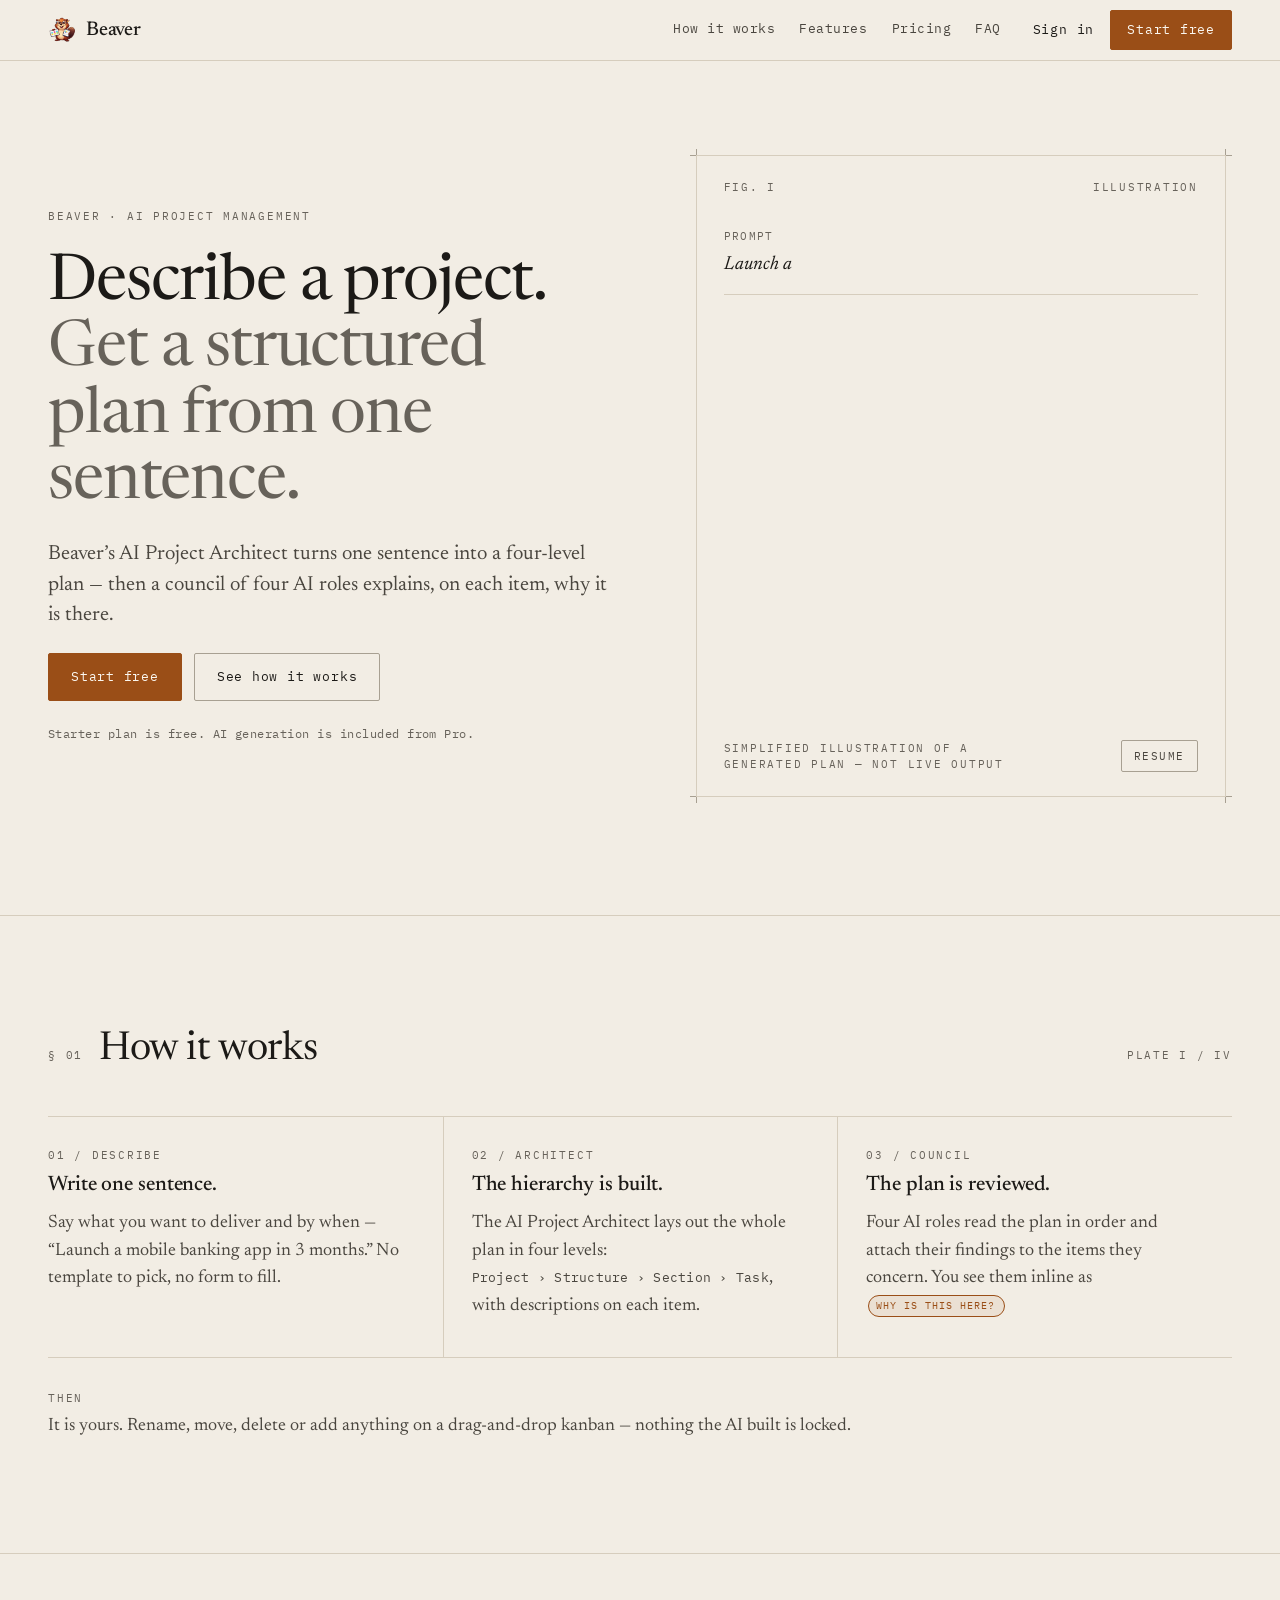
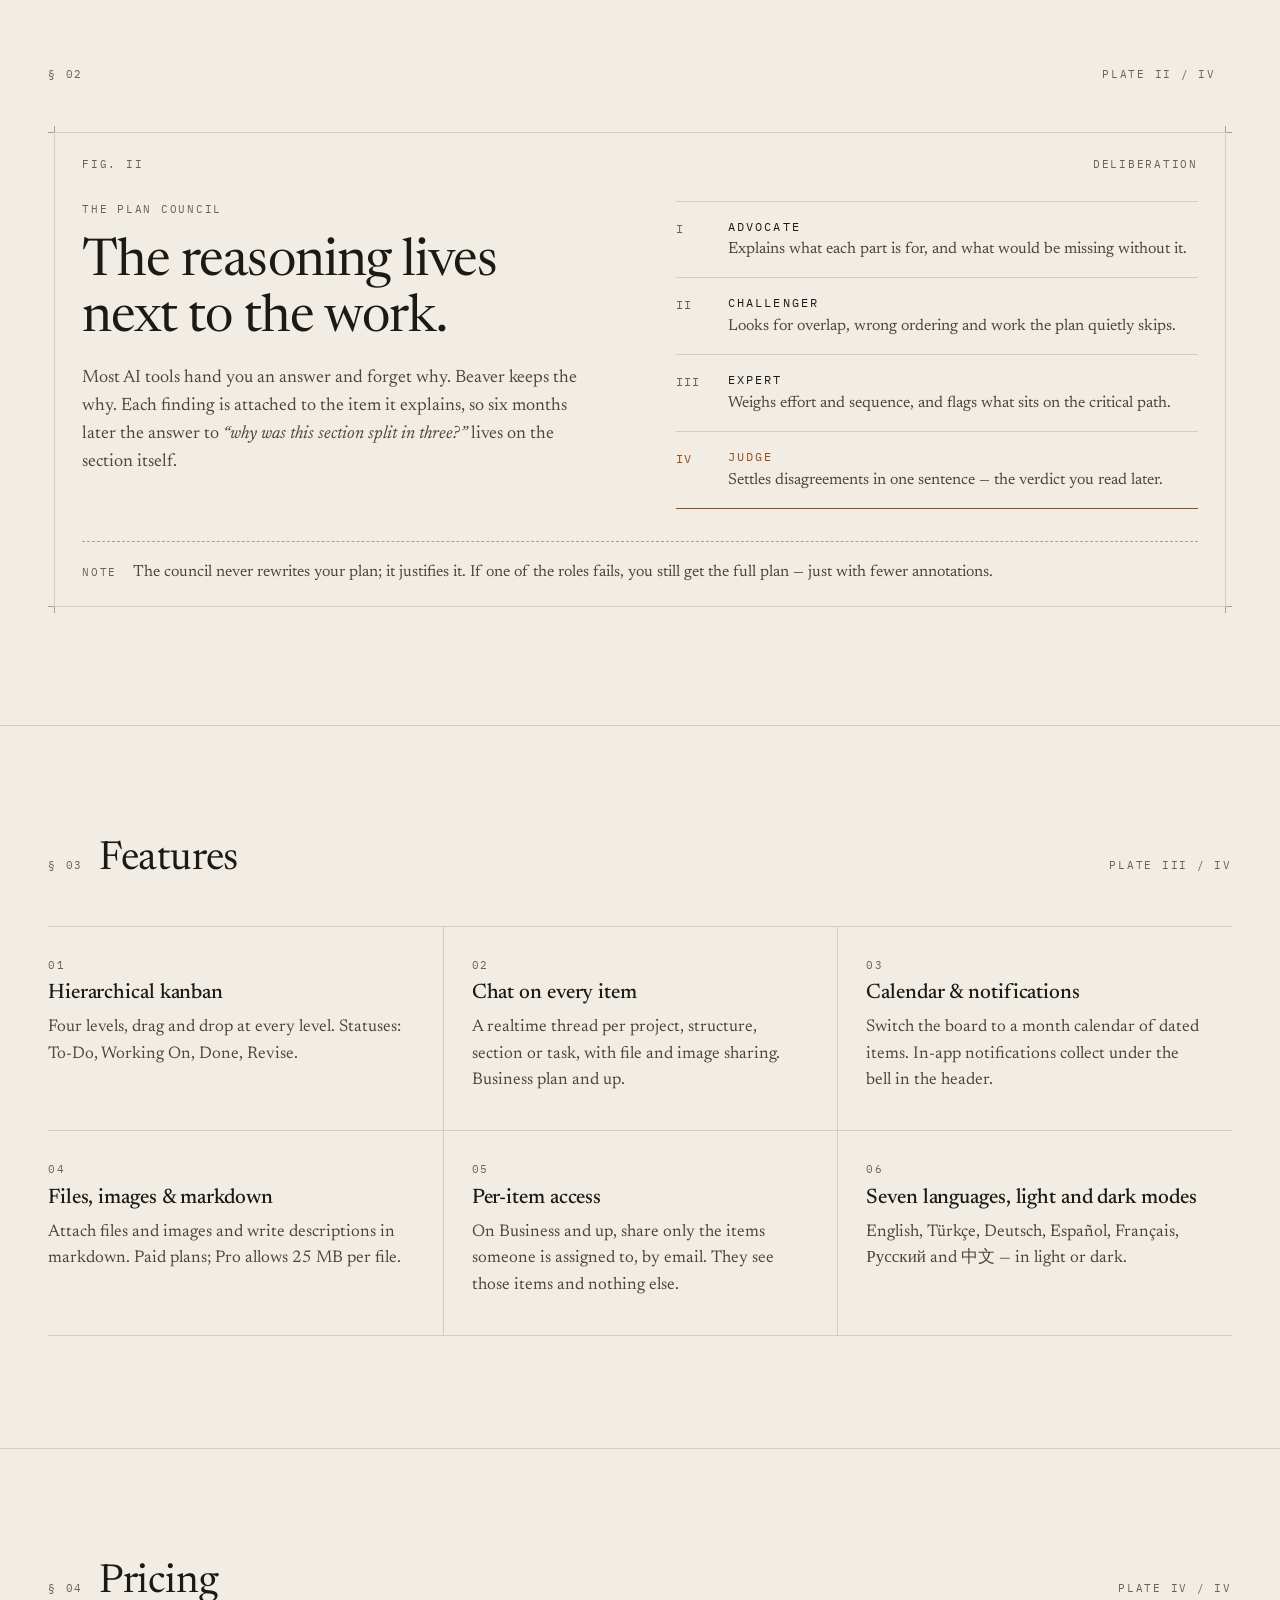
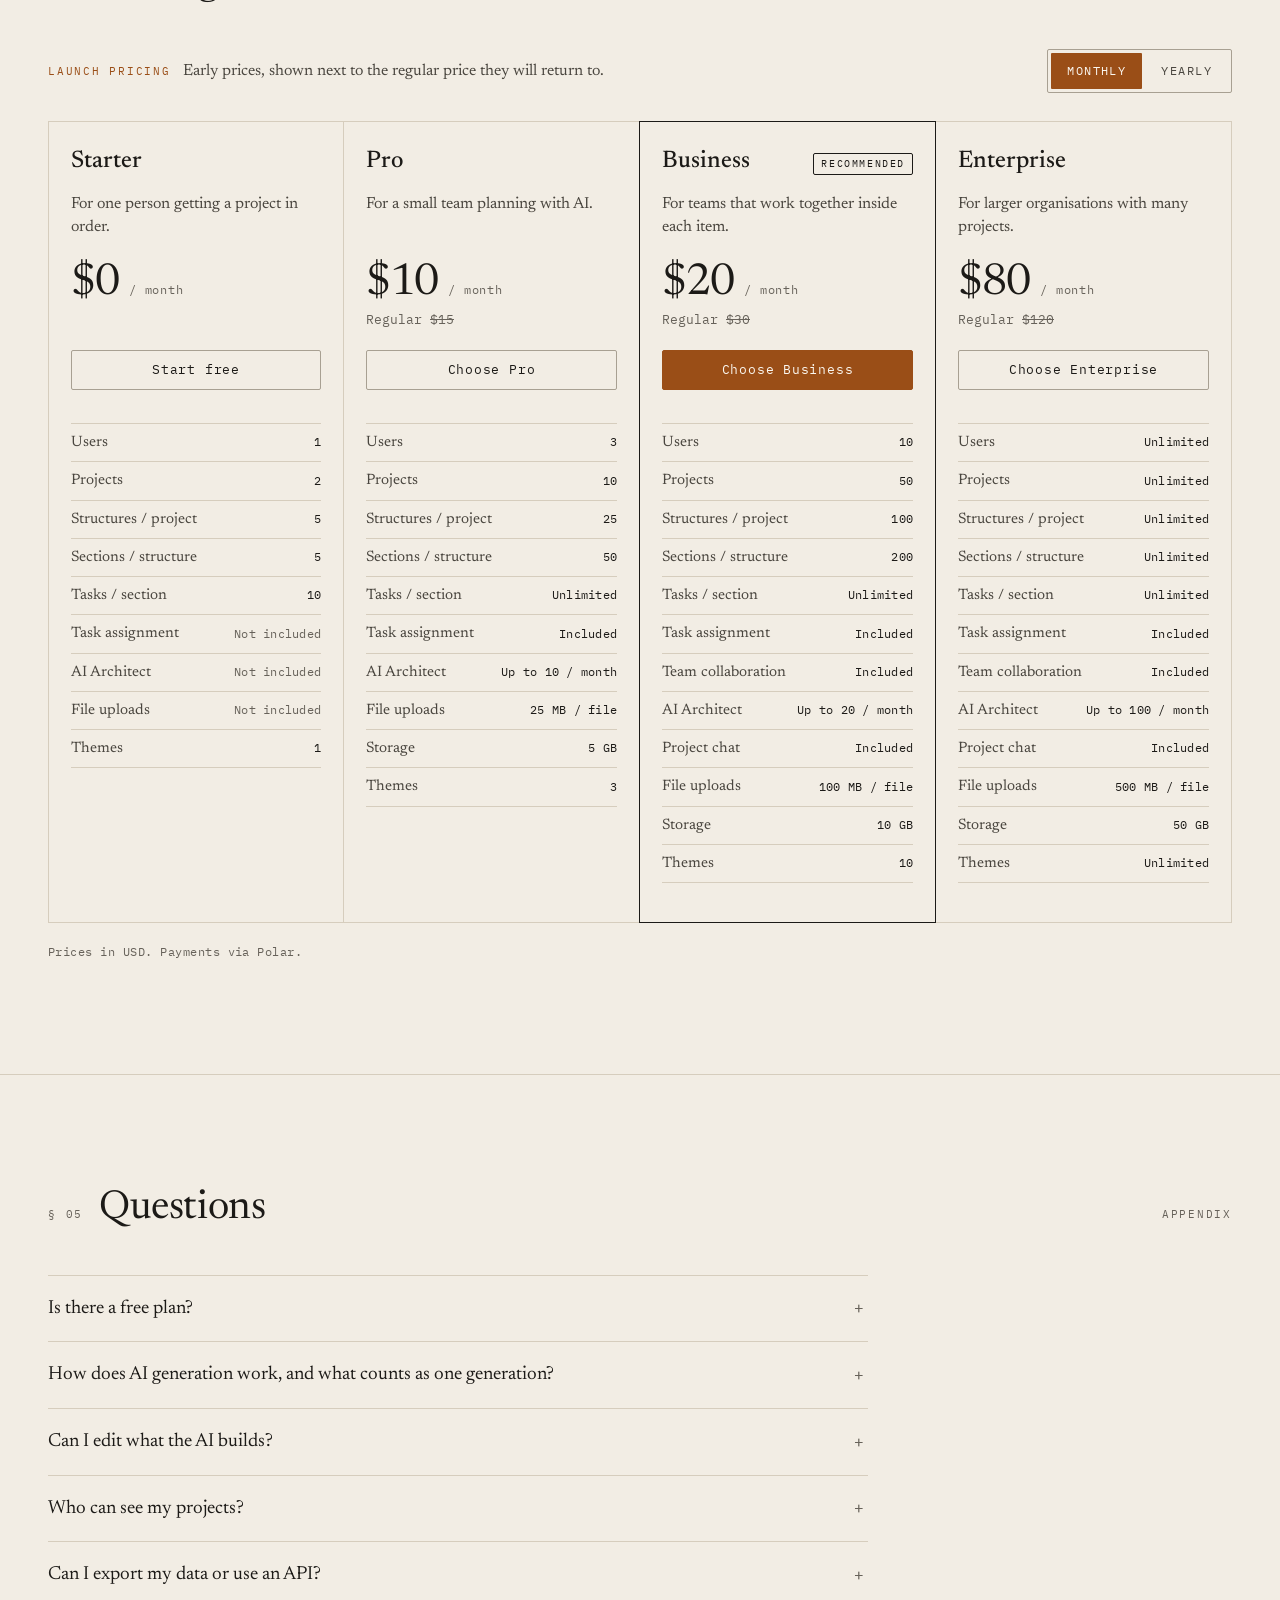
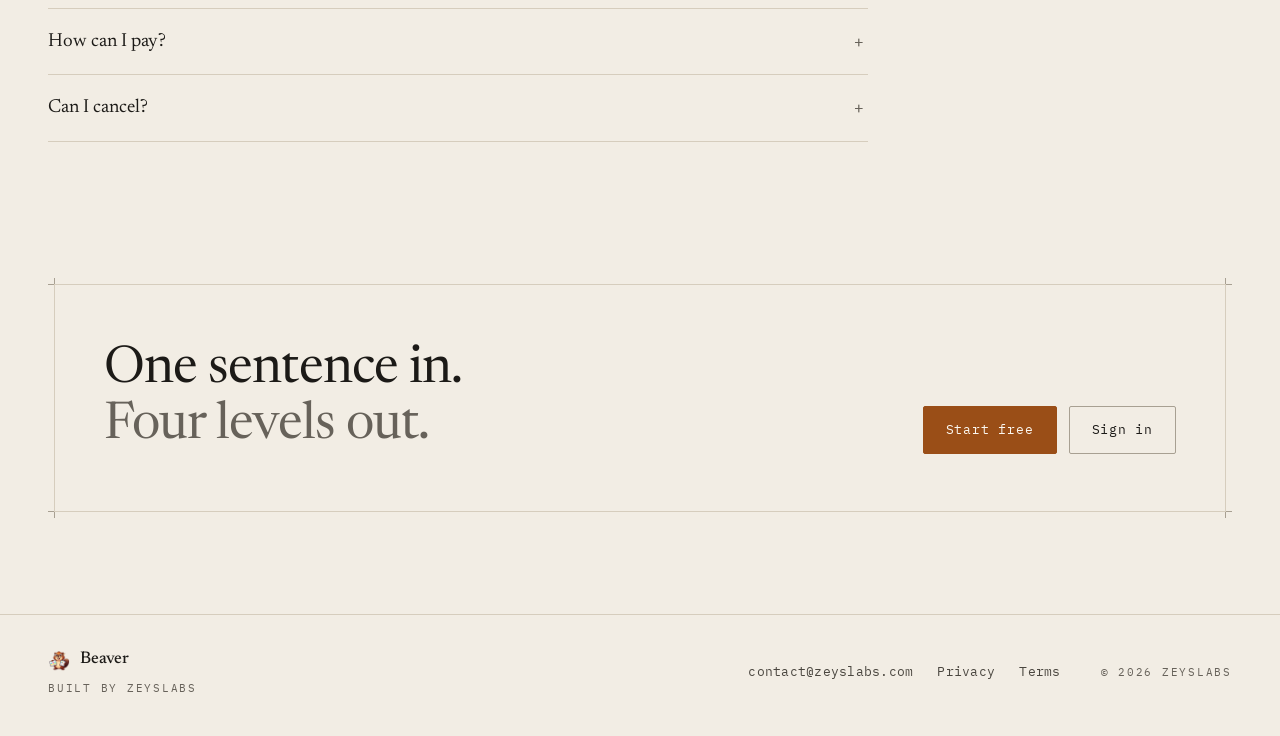
<file: index.html>
<!doctype html>
<html lang="en">
<head>
<meta charset="utf-8">
<meta name="viewport" content="width=device-width, initial-scale=1">
<title>Beaver — Describe a project. Get a structured plan from one sentence.</title>
<meta name="description" content="Beaver is an AI project-management tool. Describe a project in one sentence; the AI Project Architect builds a four-level plan, and a four-role Plan Council explains why each part is there.">
<link rel="canonical" href="https://b3aver.com/">
<meta name="theme-color" content="#f2ede4" media="(prefers-color-scheme: light)">
<meta name="theme-color" content="#171512" media="(prefers-color-scheme: dark)">
<meta name="color-scheme" content="light dark">

<meta property="og:type" content="website">
<meta property="og:site_name" content="Beaver">
<meta property="og:url" content="https://b3aver.com/">
<meta property="og:title" content="Beaver — Describe a project. Get a structured plan from one sentence.">
<meta property="og:description" content="One prompt becomes a Project › Structure › Section › Task plan. Four AI roles then review it and leave their reasoning on the items they explain.">
<meta property="og:image" content="https://b3aver.com/assets/og.png">
<meta property="og:image:width" content="1200">
<meta property="og:image:height" content="630">
<meta property="og:image:alt" content="One sentence in, four levels out: a prompt branching into project, structures, sections and tasks.">
<meta name="twitter:card" content="summary_large_image">
<meta name="twitter:title" content="Beaver — Describe a project. Get a structured plan from one sentence.">
<meta name="twitter:description" content="One prompt becomes a four-level plan. Four AI roles review it and leave the reasoning on the work itself.">
<meta name="twitter:image" content="https://b3aver.com/assets/og.png">

<link rel="icon" type="image/png" href="assets/favicon.png">
<link rel="apple-touch-icon" href="assets/favicon.png">

<link rel="preconnect" href="https://fonts.googleapis.com">
<link rel="preconnect" href="https://fonts.gstatic.com" crossorigin>
<link rel="stylesheet" href="https://fonts.googleapis.com/css2?family=IBM+Plex+Mono:wght@400;500&family=Newsreader:ital,opsz,wght@0,6..72,400;0,6..72,500;1,6..72,400&display=swap">
<link rel="stylesheet" href="styles.css">
<noscript><style>
  @media (max-width: 879px) {
    .menu-btn { display: none !important; }
    .header-row { height: auto; flex-wrap: wrap; padding-block: 10px; }
    .site-nav { display: flex !important; position: static; flex-direction: row; flex-wrap: wrap; gap: 12px; padding: 0; border: 0; }
    .nav-links { flex-direction: row; flex-wrap: wrap; gap: 12px; }
    .nav-links a { border: 0; padding: 8px 0; }
  }
</style></noscript>

<script type="application/ld+json">
{
  "@context": "https://schema.org",
  "@type": "SoftwareApplication",
  "name": "Beaver",
  "url": "https://b3aver.com/",
  "applicationCategory": "BusinessApplication",
  "operatingSystem": "Web",
  "description": "AI project-management tool. One prompt becomes a four-level plan (Project, Structure, Section, Task), reviewed by a four-role Plan Council that attaches its reasoning to each item.",
  "publisher": { "@type": "Organization", "name": "ZeysLabs", "email": "contact@zeyslabs.com" },
  "offers": [
    { "@type": "Offer", "name": "Starter", "price": "0", "priceCurrency": "USD" },
    { "@type": "Offer", "name": "Pro (monthly, launch price)", "price": "10", "priceCurrency": "USD" },
    { "@type": "Offer", "name": "Business (monthly, launch price)", "price": "20", "priceCurrency": "USD" },
    { "@type": "Offer", "name": "Enterprise (monthly, launch price)", "price": "80", "priceCurrency": "USD" }
  ]
}
</script>
</head>
<body>
<a class="skip" href="#main">Skip to content</a>

<header class="site-header">
  <div class="wrap header-row">
    <a class="brand" href="/" aria-label="Beaver home">
      <img src="assets/beaver-mark.png" width="28" height="28" alt="">
      <span>Beaver</span>
    </a>
    <button class="menu-btn" type="button" aria-expanded="false" aria-controls="site-nav">
      <span class="menu-btn__label">Menu</span>
    </button>
    <nav id="site-nav" class="site-nav" aria-label="Primary">
      <ul class="nav-links">
        <li><a href="#how">How it works</a></li>
        <li><a href="#features">Features</a></li>
        <li><a href="#pricing">Pricing</a></li>
        <li><a href="#faq">FAQ</a></li>
      </ul>
      <div class="nav-actions">
        <a class="link-quiet" href="https://app.b3aver.com/login">Sign in</a>
        <a class="btn btn--primary" href="https://app.b3aver.com/login?tab=signup">Start free</a>
      </div>
    </nav>
  </div>
</header>

<main id="main">

  <!-- HERO -->
  <section class="hero wrap" aria-labelledby="hero-title">
    <div class="hero__copy">
      <p class="label">Beaver · AI project management</p>
      <h1 id="hero-title" class="display">Describe a project.<br><span class="display__quiet">Get a structured plan from one sentence.</span></h1>
      <p class="lede">Beaver’s AI Project Architect turns one sentence into a four-level plan — then a council of four AI roles explains, on each item, why it is there.</p>
      <div class="cta-row">
        <a class="btn btn--primary btn--lg" href="https://app.b3aver.com/login?tab=signup">Start free</a>
        <a class="btn btn--ghost btn--lg" href="#how">See how it works</a>
      </div>
      <p class="fine">Starter plan is free. AI generation is included from Pro.</p>
    </div>

    <figure class="plate reg hero__plate" aria-labelledby="demo-cap">
      <div class="plate__head">
        <span class="label">Fig. I</span>
        <span class="label">Illustration</span>
      </div>

      <div class="demo" id="demo">
        <div class="demo__prompt">
          <span class="label label--tight">Prompt</span>
          <p class="demo__prompt-text"><span id="demo-typed">Launch a mobile banking app in 3 months</span><span class="caret" aria-hidden="true"></span></p>
        </div>

        <ol class="tree" id="demo-tree">
          <li class="row" data-level="project" style="--d:0"><span class="tag">Project</span><span class="t">Mobile banking app</span></li>
          <li class="row" data-level="structure" style="--d:1"><span class="tag">Structure</span><span class="t">Product &amp; compliance</span></li>
          <li class="row" data-level="section" style="--d:2"><span class="tag">Section</span><span class="t">Onboarding &amp; KYC</span></li>
          <li class="row" data-level="task" style="--d:3"><span class="tag">Task</span><span class="t">Identity verification flow</span></li>
          <li class="row" data-level="task" style="--d:3"><span class="tag">Task</span><span class="t">Consent &amp; terms screens</span></li>
          <li class="row" data-level="section" style="--d:2"><span class="tag">Section</span><span class="t">Licensing review</span></li>
          <li class="row row--annotated" data-level="structure" style="--d:1">
            <span class="tag">Structure</span><span class="t">Engineering</span>
            <span class="leader" aria-hidden="true"></span>
            <span class="why" id="demo-why"><span class="why__dot" aria-hidden="true"></span>Why is this here?</span>
          </li>
          <li class="note-row" id="demo-note" style="--d:1">
            <div class="note">
              <span class="note__role">IV · Judge</span>
              <span class="note__text">Split into three sections because ledger, cards and the app go through separate reviews — one slipping shouldn’t hold the others.</span>
            </div>
          </li>
          <li class="row" data-level="section" style="--d:2"><span class="tag">Section</span><span class="t">Core ledger</span></li>
          <li class="row" data-level="section" style="--d:2"><span class="tag">Section</span><span class="t">Card issuing</span></li>
          <li class="row" data-level="section" style="--d:2"><span class="tag">Section</span><span class="t">Mobile client</span></li>
          <li class="row" data-level="task" style="--d:3"><span class="tag">Task</span><span class="t">Account overview screen</span></li>
          <li class="row" data-level="structure" style="--d:1"><span class="tag">Structure</span><span class="t">Launch</span></li>
          <li class="row" data-level="section" style="--d:2"><span class="tag">Section</span><span class="t">Closed beta</span></li>
        </ol>
      </div>

      <div class="plate__foot">
        <figcaption id="demo-cap" class="label">Simplified illustration of a generated plan — not live output</figcaption>
        <button class="demo-ctl" id="demo-ctl" type="button" hidden>Pause</button>
      </div>
    </figure>
  </section>

  <!-- HOW -->
  <section id="how" class="section wrap" aria-labelledby="how-title">
    <header class="section__head">
      <span class="label">§ 01</span>
      <h2 id="how-title" class="h2">How it works</h2>
      <span class="label section__plate">Plate I / IV</span>
    </header>

    <ol class="steps">
      <li class="step">
        <span class="label">01 / Describe</span>
        <h3 class="h3">Write one sentence.</h3>
        <p>Say what you want to deliver and by when — “Launch a mobile banking app in 3 months.” No template to pick, no form to fill.</p>
      </li>
      <li class="step">
        <span class="label">02 / Architect</span>
        <h3 class="h3">The hierarchy is built.</h3>
        <p>The AI Project Architect lays out the whole plan in four levels: <span class="path">Project › Structure › Section › Task</span>, with descriptions on each item.</p>
      </li>
      <li class="step">
        <span class="label">03 / Council</span>
        <h3 class="h3">The plan is reviewed.</h3>
        <p>Four AI roles read the plan in order and attach their findings to the items they concern. You see them inline as <span class="why why--inline">Why is this here?</span></p>
      </li>
    </ol>

    <p class="after-note"><span class="label">Then</span> It is yours. Rename, move, delete or add anything on a drag-and-drop kanban — nothing the AI built is locked.</p>
  </section>

  <!-- COUNCIL -->
  <section id="council" class="section wrap" aria-labelledby="council-title">
    <header class="section__head">
      <span class="label">§ 02</span>
      <h2 class="h2 visually-hidden">The Plan Council</h2>
      <span class="label section__plate">Plate II / IV</span>
    </header>

    <div class="council plate reg">
      <div class="plate__head">
        <span class="label">Fig. II</span>
        <span class="label">Deliberation</span>
      </div>

      <div class="council__grid">
        <div class="council__copy">
          <p class="label">The Plan Council</p>
          <p id="council-title" class="display display--md">The reasoning lives next to the work.</p>
          <p>Most AI tools hand you an answer and forget why. Beaver keeps the why. Each finding is attached to the item it explains, so six months later the answer to <em>“why was this section split in three?”</em> lives on the section itself.</p>
        </div>

        <ol class="roles" aria-label="Council roles, in the order they review">
          <li class="role">
            <span class="role__n">I</span>
            <span class="role__name">Advocate</span>
            <span class="role__line">Explains what each part is for, and what would be missing without it.</span>
          </li>
          <li class="role">
            <span class="role__n">II</span>
            <span class="role__name">Challenger</span>
            <span class="role__line">Looks for overlap, wrong ordering and work the plan quietly skips.</span>
          </li>
          <li class="role">
            <span class="role__n">III</span>
            <span class="role__name">Expert</span>
            <span class="role__line">Weighs effort and sequence, and flags what sits on the critical path.</span>
          </li>
          <li class="role role--judge">
            <span class="role__n">IV</span>
            <span class="role__name">Judge</span>
            <span class="role__line">Settles disagreements in one sentence — the verdict you read later.</span>
          </li>
        </ol>
      </div>

      <p class="council__honest"><span class="label">Note</span> The council never rewrites your plan; it justifies it. If one of the roles fails, you still get the full plan — just with fewer annotations.</p>
    </div>
  </section>

  <!-- FEATURES -->
  <section id="features" class="section wrap" aria-labelledby="features-title">
    <header class="section__head">
      <span class="label">§ 03</span>
      <h2 id="features-title" class="h2">Features</h2>
      <span class="label section__plate">Plate III / IV</span>
    </header>

    <ul class="features">
      <li class="feature">
        <span class="label">01</span>
        <h3 class="h3">Hierarchical kanban</h3>
        <p>Four levels, drag and drop at every level. Statuses: To-Do, Working On, Done, Revise.</p>
      </li>
      <li class="feature">
        <span class="label">02</span>
        <h3 class="h3">Chat on every item</h3>
        <p>A realtime thread per project, structure, section or task, with file and image sharing. Business plan and up.</p>
      </li>
      <li class="feature">
        <span class="label">03</span>
        <h3 class="h3">Calendar &amp; notifications</h3>
        <p>Switch the board to a month calendar of dated items. In-app notifications collect under the bell in the header.</p>
      </li>
      <li class="feature">
        <span class="label">04</span>
        <h3 class="h3">Files, images &amp; markdown</h3>
        <p>Attach files and images and write descriptions in markdown. Paid plans; Pro allows 25&nbsp;MB per file.</p>
      </li>
      <li class="feature">
        <span class="label">05</span>
        <h3 class="h3">Per-item access</h3>
        <p>On Business and up, share only the items someone is assigned to, by email. They see those items and nothing else.</p>
      </li>
      <li class="feature">
        <span class="label">06</span>
        <h3 class="h3">Seven languages, light and dark modes</h3>
        <p>English, Türkçe, Deutsch, Español, Français, Русский and 中文 — in light or dark.</p>
      </li>
    </ul>
  </section>

  <!-- PRICING -->
  <section id="pricing" class="section wrap" aria-labelledby="pricing-title">
    <header class="section__head">
      <span class="label">§ 04</span>
      <h2 id="pricing-title" class="h2">Pricing</h2>
      <span class="label section__plate">Plate IV / IV</span>
    </header>

    <div class="pricing-bar">
      <p class="pricing-bar__note"><span class="label label--accent">Launch pricing</span> Early prices, shown next to the regular price they will return to.</p>
      <div class="toggle" role="group" aria-label="Billing period">
        <button type="button" class="toggle__btn" data-period="monthly" aria-pressed="true">Monthly</button>
        <button type="button" class="toggle__btn" data-period="yearly" aria-pressed="false">Yearly</button>
      </div>
    </div>

    <div class="plans" id="plans" aria-live="polite">
      <noscript>
        <p class="noscript">Starter $0 · Pro $10/month (regular $15) · Business $20/month (regular $30) · Enterprise $80/month (regular $120). Yearly: Pro $90, Business $180, Enterprise $720. <a href="https://app.b3aver.com/login?tab=signup">Start free</a></p>
      </noscript>
    </div>

    <p class="fine pricing-foot">Prices in USD. Payments via Polar.</p>
  </section>

  <!-- FAQ -->
  <section id="faq" class="section wrap" aria-labelledby="faq-title">
    <header class="section__head">
      <span class="label">§ 05</span>
      <h2 id="faq-title" class="h2">Questions</h2>
      <span class="label section__plate">Appendix</span>
    </header>

    <div class="faq">
      <details>
        <summary>Is there a free plan?</summary>
        <p>Yes. Starter is free: one user, two projects and the full kanban. AI generation and file uploads are not included on Starter.</p>
      </details>
      <details>
        <summary>How does AI generation work, and what counts as one generation?</summary>
        <p>You write one prompt. The AI Project Architect builds the full plan, then the Plan Council reviews it and attaches its findings. That whole run — one prompt, one complete reviewed plan — counts as one generation. Up to 10 AI generations per month on Pro, 20 on Business and 100 on Enterprise.</p>
      </details>
      <details>
        <summary>Can I edit what the AI builds?</summary>
        <p>Yes, everything. Generated items are ordinary items: rename, move, delete or add to them like anything you created yourself.</p>
      </details>
      <details>
        <summary>Who can see my projects?</summary>
        <p>Only you and the people you invite. Sharing by email is available on the Business plan and up, and access is granted per item — someone assigned to one task sees that task and the path to it, nothing else. Data is stored on Supabase with row-level security.</p>
      </details>
      <details>
        <summary>Can I export my data or use an API?</summary>
        <p>Not yet — it’s on our roadmap.</p>
      </details>
      <details>
        <summary>How can I pay?</summary>
        <p>By card, through Polar, our payment provider. We never see or store your card details.</p>
      </details>
      <details>
        <summary>Can I cancel?</summary>
        <p>Yes. Turn off auto-renew in your profile; your plan stays active until the end of the paid period.</p>
      </details>
    </div>
  </section>

  <!-- FINAL CTA -->
  <section class="final wrap" aria-labelledby="final-title">
    <div class="plate reg final__plate">
      <p id="final-title" class="display display--md">One sentence in.<br><span class="display__quiet">Four levels out.</span></p>
      <div class="cta-row">
        <a class="btn btn--primary btn--lg" href="https://app.b3aver.com/login?tab=signup">Start free</a>
        <a class="btn btn--ghost btn--lg" href="https://app.b3aver.com/login">Sign in</a>
      </div>
    </div>
  </section>
</main>

<footer class="site-footer">
  <div class="wrap footer-row">
    <div class="footer-brand">
      <span class="brand brand--static"><img src="assets/beaver-mark.png" width="22" height="22" alt=""><span>Beaver</span></span>
      <p class="label">Built by ZeysLabs</p>
    </div>
    <ul class="footer-links">
      <li><a href="mailto:contact@zeyslabs.com">contact@zeyslabs.com</a></li>
      <li><a href="/privacy">Privacy</a></li>
      <li><a href="/terms">Terms</a></li>
    </ul>
    <p class="label footer-copy">© 2026 ZeysLabs</p>
  </div>
</footer>

<script src="main.js" defer></script>
</body>
</html>
</file>
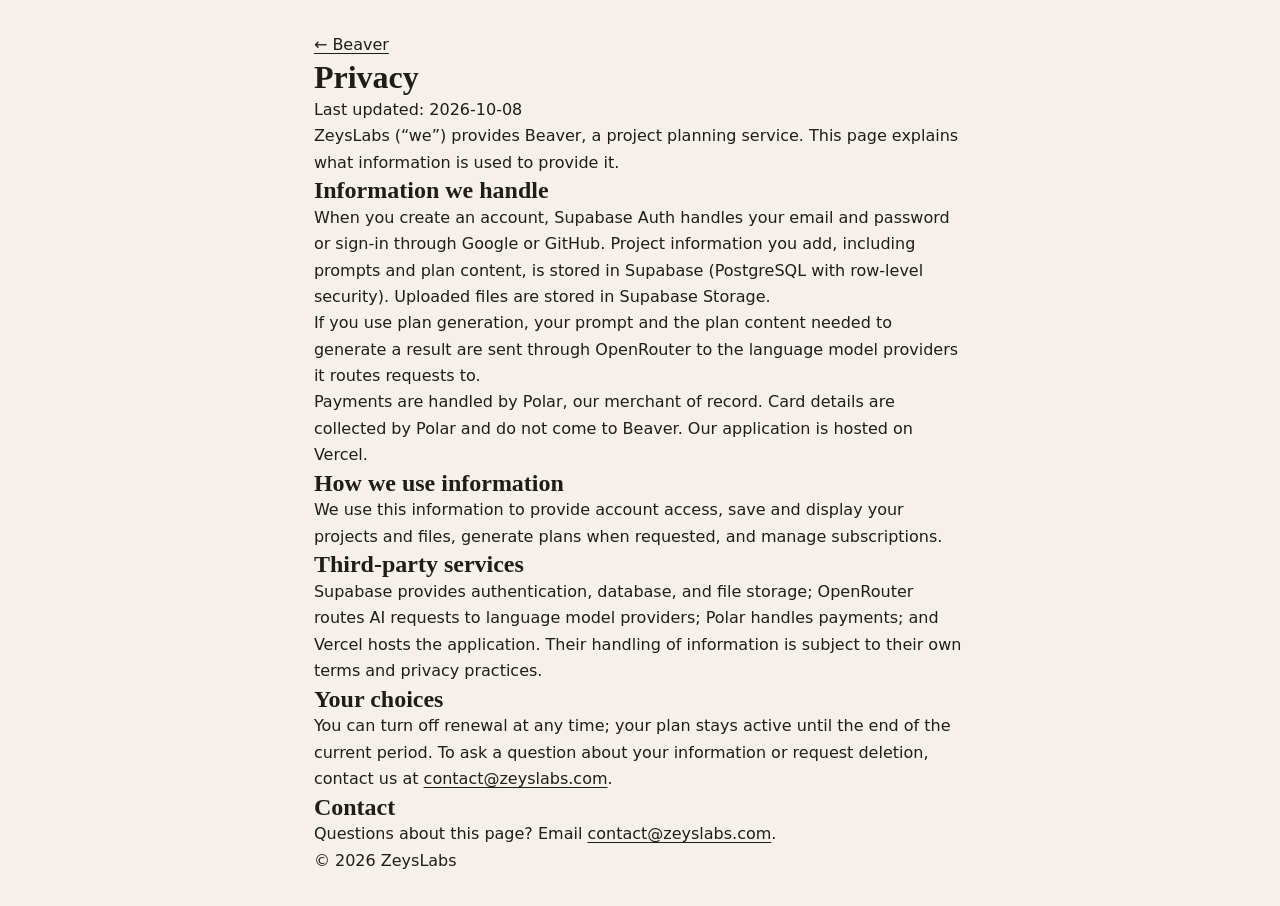
<file: privacy.html>
<!doctype html>
<html lang="en">
<head>
  <meta charset="utf-8">
  <meta name="viewport" content="width=device-width, initial-scale=1">
  <title>Privacy — Beaver</title>
  <link rel="canonical" href="https://b3aver.com/privacy">
  <link rel="stylesheet" href="styles.css">
  <style>
    :root { color-scheme: light dark; }
    body { max-width: 68ch; margin: 0 auto; padding: 2rem 1.25rem; background: #f5f1ea; color: #1f1d1a; font: 1rem/1.65 system-ui, sans-serif; }
    h1, h2 { font-family: Georgia, serif; line-height: 1.2; }
    a { color: inherit; }
    @media (prefers-color-scheme: dark) { body { background: #1f1d1a; color: #f5f1ea; } }
  </style>
</head>
<body>
  <header><a href="/">← Beaver</a></header>
  <main>
    <h1>Privacy</h1>
    <p>Last updated: 2026-10-08</p>
    <p>ZeysLabs (“we”) provides Beaver, a project planning service. This page explains what information is used to provide it.</p>

    <h2>Information we handle</h2>
    <p>When you create an account, Supabase Auth handles your email and password or sign-in through Google or GitHub. Project information you add, including prompts and plan content, is stored in Supabase (PostgreSQL with row-level security). Uploaded files are stored in Supabase Storage.</p>
    <p>If you use plan generation, your prompt and the plan content needed to generate a result are sent through OpenRouter to the language model providers it routes requests to.</p>
    <p>Payments are handled by Polar, our merchant of record. Card details are collected by Polar and do not come to Beaver. Our application is hosted on Vercel.</p>

    <h2>How we use information</h2>
    <p>We use this information to provide account access, save and display your projects and files, generate plans when requested, and manage subscriptions.</p>

    <h2>Third-party services</h2>
    <p>Supabase provides authentication, database, and file storage; OpenRouter routes AI requests to language model providers; Polar handles payments; and Vercel hosts the application. Their handling of information is subject to their own terms and privacy practices.</p>

    <h2>Your choices</h2>
    <p>You can turn off renewal at any time; your plan stays active until the end of the current period. To ask a question about your information or request deletion, contact us at <a href="mailto:contact@zeyslabs.com">contact@zeyslabs.com</a>.</p>

    <h2>Contact</h2>
    <p>Questions about this page? Email <a href="mailto:contact@zeyslabs.com">contact@zeyslabs.com</a>.</p>
  </main>
  <footer><p>© 2026 ZeysLabs</p></footer>
</body>
</html>
</file>
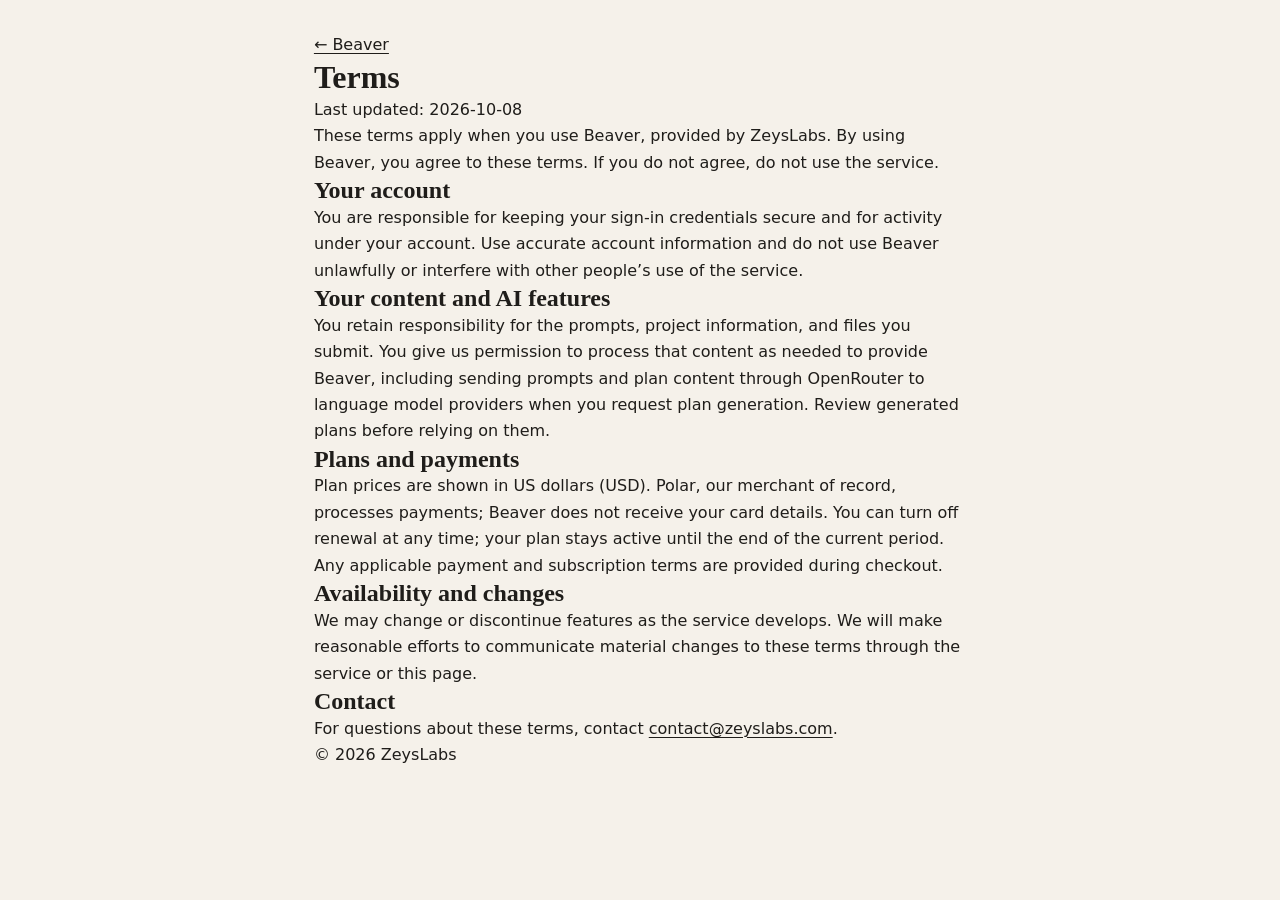
<file: terms.html>
<!doctype html>
<html lang="en">
<head>
  <meta charset="utf-8">
  <meta name="viewport" content="width=device-width, initial-scale=1">
  <title>Terms — Beaver</title>
  <link rel="canonical" href="https://b3aver.com/terms">
  <link rel="stylesheet" href="styles.css">
  <style>
    :root { color-scheme: light dark; }
    body { max-width: 68ch; margin: 0 auto; padding: 2rem 1.25rem; background: #f5f1ea; color: #1f1d1a; font: 1rem/1.65 system-ui, sans-serif; }
    h1, h2 { font-family: Georgia, serif; line-height: 1.2; }
    a { color: inherit; }
    @media (prefers-color-scheme: dark) { body { background: #1f1d1a; color: #f5f1ea; } }
  </style>
</head>
<body>
  <header><a href="/">← Beaver</a></header>
  <main>
    <h1>Terms</h1>
    <p>Last updated: 2026-10-08</p>
    <p>These terms apply when you use Beaver, provided by ZeysLabs. By using Beaver, you agree to these terms. If you do not agree, do not use the service.</p>

    <h2>Your account</h2>
    <p>You are responsible for keeping your sign-in credentials secure and for activity under your account. Use accurate account information and do not use Beaver unlawfully or interfere with other people’s use of the service.</p>

    <h2>Your content and AI features</h2>
    <p>You retain responsibility for the prompts, project information, and files you submit. You give us permission to process that content as needed to provide Beaver, including sending prompts and plan content through OpenRouter to language model providers when you request plan generation. Review generated plans before relying on them.</p>

    <h2>Plans and payments</h2>
    <p>Plan prices are shown in US dollars (USD). Polar, our merchant of record, processes payments; Beaver does not receive your card details. You can turn off renewal at any time; your plan stays active until the end of the current period. Any applicable payment and subscription terms are provided during checkout.</p>

    <h2>Availability and changes</h2>
    <p>We may change or discontinue features as the service develops. We will make reasonable efforts to communicate material changes to these terms through the service or this page.</p>

    <h2>Contact</h2>
    <p>For questions about these terms, contact <a href="mailto:contact@zeyslabs.com">contact@zeyslabs.com</a>.</p>
  </main>
  <footer><p>© 2026 ZeysLabs</p></footer>
</body>
</html>
</file>
<file: styles.css>
/* Beaver — "Annotated Silence"
   Warm ground, near-black ink, grey apparatus, one earthen accent used only where
   something has been decided (primary action, the Why-badge, active state, the Judge). */

:root {
  --ground: #f2ede4;
  --ground-2: #ebe5d9;
  --ink: #1c1a17;
  --ink-2: #4a463f;
  --grey: #67625a;          /* apparatus text — 5.1:1 on ground */
  --rule: #d6cdbd;          /* hairlines (decorative) */
  --rule-strong: #a8a092;
  --accent: #9a4e17;        /* verdict — 5.1:1 on ground */
  --accent-ink: #fbf7f0;
  --accent-soft: rgba(154, 78, 23, 0.08);

  --serif: "Newsreader", "Iowan Old Style", "Palatino Linotype", Georgia, serif;
  --mono: "IBM Plex Mono", ui-monospace, "SFMono-Regular", Menlo, Consolas, monospace;

  --gutter: 16px;
  --max: 1200px;
  --header-h: 60px;
  --ease: cubic-bezier(0.2, 0.6, 0.2, 1);
  color-scheme: light;
}

@media (prefers-color-scheme: dark) {
  :root {
    --ground: #171512;
    --ground-2: #1e1b17;
    --ink: #ece6da;
    --ink-2: #c9c2b5;
    --grey: #a39c8f;
    --rule: #34302a;
    --rule-strong: #57514a;
    --accent: #d98a4a;
    --accent-ink: #171512;
    --accent-soft: rgba(217, 138, 74, 0.1);
    color-scheme: dark;
  }
}

@media (min-width: 720px) { :root { --gutter: 32px; } }
@media (min-width: 1100px) { :root { --gutter: 48px; } }

/* ---------- base ---------- */
*, *::before, *::after { box-sizing: border-box; }
html { -webkit-text-size-adjust: 100%; scroll-behavior: smooth; scroll-padding-top: calc(var(--header-h) + 16px); }
body {
  margin: 0;
  background: var(--ground);
  color: var(--ink);
  font-family: var(--serif);
  font-size: 1.125rem;
  line-height: 1.55;
  font-optical-sizing: auto;
  text-rendering: optimizeLegibility;
  -webkit-font-smoothing: antialiased;
  overflow-x: hidden;
}
img { max-width: 100%; height: auto; display: block; }
h1, h2, h3, p, ol, ul, figure { margin: 0; }
ol, ul { padding: 0; list-style: none; }
a { color: inherit; text-decoration-thickness: 1px; text-underline-offset: 3px; }
em { font-style: italic; }
button { font: inherit; color: inherit; }

:focus-visible { outline: 2px solid var(--ink); outline-offset: 3px; border-radius: 2px; }

.wrap { width: 100%; max-width: calc(var(--max) + 2 * var(--gutter)); margin-inline: auto; padding-inline: var(--gutter); }

.visually-hidden {
  position: absolute !important; width: 1px; height: 1px; padding: 0; margin: -1px;
  overflow: hidden; clip: rect(0 0 0 0); white-space: nowrap; border: 0;
}

.skip {
  position: absolute; left: 12px; top: -48px; z-index: 50;
  background: var(--ink); color: var(--ground); padding: 8px 14px;
  font-family: var(--mono); font-size: 0.8125rem; text-decoration: none;
}
.skip:focus { top: 12px; }

/* ---------- type ---------- */
.label {
  font-family: var(--mono);
  font-size: 0.6875rem;          /* 11px */
  font-weight: 400;
  letter-spacing: 0.16em;
  text-transform: uppercase;
  color: var(--grey);
  line-height: 1.5;
}
.label--tight { letter-spacing: 0.12em; }
.label--accent { color: var(--accent); }

.display {
  font-family: var(--serif);
  font-weight: 400;
  font-size: clamp(2.375rem, 6.4vw, 4rem);
  line-height: 1.04;
  letter-spacing: -0.018em;
  color: var(--ink);
  text-wrap: balance;
}
.display--md { font-size: clamp(2rem, 4.6vw, 3.25rem); line-height: 1.08; }
.display__quiet { color: var(--grey); }

.h2 {
  font-family: var(--serif); font-weight: 400;
  font-size: clamp(1.75rem, 3.4vw, 2.5rem); line-height: 1.1; letter-spacing: -0.01em;
}
.h3 {
  font-family: var(--serif); font-weight: 500;
  font-size: 1.3125rem; line-height: 1.25; letter-spacing: -0.005em;
}
.lede { font-size: clamp(1.1875rem, 1.6vw, 1.3125rem); color: var(--ink-2); max-width: 34em; line-height: 1.5; }
.fine { font-family: var(--mono); font-size: 0.75rem; letter-spacing: 0.04em; color: var(--grey); }
.path { font-family: var(--mono); font-size: 0.8125rem; letter-spacing: 0.02em; white-space: nowrap; }

/* ---------- buttons ---------- */
.btn {
  display: inline-flex; align-items: center; justify-content: center;
  min-height: 40px; padding: 0 16px;
  font-family: var(--mono); font-size: 0.8125rem; letter-spacing: 0.06em;
  text-decoration: none; border: 1px solid transparent; border-radius: 2px;
  transition: background-color .2s var(--ease), border-color .2s var(--ease), color .2s var(--ease);
  white-space: nowrap; cursor: pointer;
}
.btn--lg { min-height: 48px; padding: 0 22px; }
.btn--primary { background: var(--accent); color: var(--accent-ink); border-color: var(--accent); }
.btn--primary:hover { background: var(--ink); border-color: var(--ink); color: var(--ground); }
.btn--ghost { border-color: var(--rule-strong); color: var(--ink); }
.btn--ghost:hover { border-color: var(--ink); }
.link-quiet { font-family: var(--mono); font-size: 0.8125rem; letter-spacing: 0.06em; text-decoration: none; color: var(--ink); padding: 10px 4px; }
.link-quiet:hover { text-decoration: underline; }
.cta-row { display: flex; flex-wrap: wrap; gap: 12px; }

/* ---------- registration plate ---------- */
/* A hairline frame inset 6px, with crosshair registration marks centred on its corners. */
.reg {
  position: relative;
  --m: var(--rule-strong);
  background-image:
    linear-gradient(var(--m), var(--m)), linear-gradient(var(--m), var(--m)),
    linear-gradient(var(--m), var(--m)), linear-gradient(var(--m), var(--m)),
    linear-gradient(var(--m), var(--m)), linear-gradient(var(--m), var(--m)),
    linear-gradient(var(--m), var(--m)), linear-gradient(var(--m), var(--m));
  background-repeat: no-repeat;
  background-size: 13px 1px, 1px 13px, 13px 1px, 1px 13px, 13px 1px, 1px 13px, 13px 1px, 1px 13px;
  background-position:
    left 0 top 6px, left 6px top 0,
    right 0 top 6px, right 6px top 0,
    left 0 bottom 6px, left 6px bottom 0,
    right 0 bottom 6px, right 6px bottom 0;
}
.reg::before {
  content: ""; position: absolute; inset: 6px;
  border: 1px solid var(--rule); pointer-events: none;
}
.plate { padding: 22px 22px; }
.plate__head, .plate__foot {
  position: relative; display: flex; justify-content: space-between; align-items: center; gap: 12px;
}
.plate__foot { margin-top: 20px; min-height: 32px; }

/* ---------- header ---------- */
.site-header {
  position: sticky; top: 0; z-index: 20;
  background: var(--ground);
  border-bottom: 1px solid var(--rule);
}
.header-row { display: flex; align-items: center; justify-content: space-between; height: var(--header-h); gap: 16px; }
.brand { display: inline-flex; align-items: center; gap: 10px; text-decoration: none; font-family: var(--serif); font-size: 1.25rem; font-weight: 500; letter-spacing: -0.01em; }
.brand img { border-radius: 50%; }

.menu-btn {
  display: none; background: none; border: 1px solid var(--rule-strong); border-radius: 2px;
  min-height: 40px; padding: 0 14px; cursor: pointer;
  font-family: var(--mono); font-size: 0.75rem; letter-spacing: 0.14em; text-transform: uppercase;
}
.site-nav { display: flex; align-items: center; gap: 28px; }
.nav-links { display: flex; gap: 24px; }
.nav-links a { font-family: var(--mono); font-size: 0.8125rem; letter-spacing: 0.04em; text-decoration: none; color: var(--ink-2); padding: 10px 0; }
.nav-links a:hover { color: var(--ink); text-decoration: underline; }
.nav-actions { display: flex; align-items: center; gap: 12px; }

@media (max-width: 879px) {
  .menu-btn { display: inline-flex; align-items: center; }
  .site-nav {
    display: none; position: absolute; left: 0; right: 0; top: var(--header-h);
    background: var(--ground); border-bottom: 1px solid var(--rule);
    padding: 8px var(--gutter) 20px; flex-direction: column; align-items: stretch; gap: 16px;
  }
  .site-nav[data-open="true"] { display: flex; }
  .nav-links { flex-direction: column; gap: 0; }
  .nav-links a { display: block; padding: 14px 0; border-bottom: 1px solid var(--rule); font-size: 0.875rem; }
  .nav-actions { justify-content: space-between; }
  .nav-actions .btn { flex: 1; min-height: 44px; }
  /* no-JS fallback lives in a <noscript><style> block in index.html */
}

/* ---------- hero ---------- */
.hero {
  display: grid; gap: 48px;
  padding-top: 56px; padding-bottom: 72px;
}
.hero__copy { display: flex; flex-direction: column; gap: 22px; }
.hero__copy .label { margin-bottom: 4px; }
.hero__copy .fine { margin-top: 2px; }

@media (min-width: 1040px) {
  .hero { grid-template-columns: minmax(0, 1.05fr) minmax(0, 1fr); align-items: center; gap: 72px; padding-top: 88px; padding-bottom: 112px; }
}

/* ---------- demo (hero illustration) ---------- */
.demo { position: relative; margin-top: 18px; }
.demo__prompt {
  display: grid; gap: 8px; padding: 14px 0 16px;
  border-bottom: 1px solid var(--rule);
}
.demo__prompt-text {
  font-family: var(--serif); font-style: italic; font-size: 1.1875rem; line-height: 1.35; min-height: 1.35em;
  color: var(--ink);
}
.caret {
  display: inline-block; width: 1px; height: 1.05em; margin-left: 2px; vertical-align: -0.15em;
  background: var(--ink); opacity: 0;
}
.demo.is-typing .caret { opacity: 1; animation: blink 1s steps(1) infinite; }
@keyframes blink { 50% { opacity: 0; } }

.tree { margin-top: 14px; display: grid; }
.row, .note-row {
  --indent: 12px;
  position: relative;
  padding-left: calc(var(--d) * var(--indent));
  transition: opacity .45s var(--ease), transform .45s var(--ease);
}
.row { display: flex; align-items: baseline; gap: 10px; min-height: 30px; padding-block: 4px; min-width: 0; }
/* containment hairlines: one vertical rule per ancestor level */
.row::before, .note-row::before {
  content: ""; position: absolute; top: 0; bottom: 0; left: 0;
  width: calc(var(--d) * var(--indent));
  background-image: repeating-linear-gradient(to right, var(--rule) 0 1px, transparent 1px var(--indent));
  background-position: 4px 0;
  background-repeat: no-repeat;
  background-size: calc(var(--d) * var(--indent) - 4px) 100%;
}
.tag {
  flex: 0 0 auto; width: 56px;
  font-family: var(--mono); font-size: 0.5625rem; letter-spacing: 0.08em; text-transform: uppercase; color: var(--grey);
}
.t {
  min-width: 0; overflow: hidden; text-overflow: ellipsis; white-space: nowrap;
  font-size: 1rem; line-height: 1.3;
}
.row[data-level="project"] .t { font-size: 1.1875rem; font-weight: 500; }
.row[data-level="structure"] .t { font-weight: 500; }
.row[data-level="task"] .t { font-family: var(--mono); font-size: 0.75rem; letter-spacing: 0.01em; color: var(--ink-2); }

.leader { flex: 1 1 auto; min-width: 12px; align-self: center; height: 1px; background: var(--accent); opacity: .55; transform-origin: left; transition: transform .5s var(--ease), opacity .3s; }

.why {
  flex: 0 0 auto; display: inline-flex; align-items: center; gap: 6px;
  font-family: var(--mono); font-size: 0.625rem; letter-spacing: 0.1em; text-transform: uppercase;
  color: var(--accent); border: 1px solid var(--accent); border-radius: 999px;
  padding: 3px 9px 3px 7px; background: var(--accent-soft); white-space: nowrap; line-height: 1.4;
  transition: opacity .35s var(--ease);
}
.why__dot { width: 5px; height: 5px; border-radius: 50%; background: var(--accent); }
.why--inline { vertical-align: 0.1em; margin-left: 2px; }

.note-row { display: grid; grid-template-rows: 1fr; transition: grid-template-rows .55s var(--ease), opacity .4s var(--ease); }
.note {
  overflow: hidden; min-height: 0;
  margin: 2px 0 8px 64px;
  border-left: 1px solid var(--accent); padding: 4px 0 4px 12px;
  display: grid; gap: 4px;
}
.note__role { font-family: var(--mono); font-size: 0.625rem; letter-spacing: 0.16em; text-transform: uppercase; color: var(--accent); }
.note__text { font-style: italic; font-size: 0.9375rem; line-height: 1.45; color: var(--ink-2); max-width: 36em; }

@media (max-width: 519px) {
  .row--annotated { flex-wrap: wrap; row-gap: 6px; }
  .row--annotated .leader { display: none; }
  .row--annotated .why { flex-basis: auto; margin-left: 64px; }
  .row--annotated .t { flex: 1 1 auto; }
}

/* animation states (only applied by JS, never with reduced motion) */
.row.is-pending { opacity: 0; transform: translateY(4px); }
.row--annotated.is-unjudged .why { opacity: 0; }
.row--annotated.is-unjudged .leader { transform: scaleX(0); opacity: 0; }
.note-row.is-pending { grid-template-rows: 0fr; opacity: 0; }

.demo-ctl {
  background: none; border: 1px solid var(--rule-strong); border-radius: 2px; cursor: pointer;
  min-height: 32px; padding: 0 12px; flex: 0 0 auto;
  font-family: var(--mono); font-size: 0.6875rem; letter-spacing: 0.14em; text-transform: uppercase; color: var(--ink-2);
}
.demo-ctl:hover { border-color: var(--ink); color: var(--ink); }
.plate__foot figcaption { max-width: 30em; }

@media (min-width: 720px) {
  .plate { padding: 30px 34px; }
  .row, .note-row { --indent: 22px; }
  .tag { width: 72px; letter-spacing: 0.14em; }
  .note { margin-left: 82px; }
}

/* ---------- sections ---------- */
.section { padding-block: 72px; border-top: 1px solid var(--rule); }
@media (min-width: 1040px) { .section { padding-block: 112px; } }
.section__head {
  display: grid; grid-template-columns: auto 1fr auto; align-items: baseline; gap: 16px;
  margin-bottom: 44px;
}
.section__plate { text-align: right; }
@media (max-width: 519px) { .section__plate { display: none; } .section__head { grid-template-columns: auto 1fr; } }

/* how */
.steps { display: grid; gap: 0; border-top: 1px solid var(--rule); counter-reset: step; }
.step { display: grid; gap: 10px; padding: 26px 0 30px; border-bottom: 1px solid var(--rule); align-content: start; }
.step p { color: var(--ink-2); max-width: 30em; }
@media (min-width: 880px) {
  .steps { grid-template-columns: repeat(3, 1fr); border-bottom: 1px solid var(--rule); }
  .step { padding: 30px 28px 36px; border-bottom: 0; border-left: 1px solid var(--rule); }
  .step:first-child { border-left: 0; padding-left: 0; }
}
.after-note { margin-top: 32px; display: flex; flex-wrap: wrap; gap: 6px 16px; align-items: baseline; color: var(--ink-2); max-width: 46em; }

/* council */
.council { padding-bottom: 28px; }
.council__grid { position: relative; display: grid; gap: 40px; margin-top: 28px; }
.council__copy { display: grid; gap: 18px; align-content: start; }
.council__copy > p:last-child { color: var(--ink-2); max-width: 32em; }
.roles { display: grid; border-top: 1px solid var(--rule); align-content: start; }
.role {
  display: grid; grid-template-columns: 2.2em 1fr; column-gap: 12px; row-gap: 2px;
  padding: 16px 0; border-bottom: 1px solid var(--rule);
}
.role__n { grid-row: span 2; font-family: var(--mono); font-size: 0.75rem; letter-spacing: 0.08em; color: var(--grey); padding-top: 2px; }
.role__name { font-family: var(--mono); font-size: 0.75rem; letter-spacing: 0.18em; text-transform: uppercase; color: var(--ink); }
.role__line { font-size: 1rem; color: var(--ink-2); line-height: 1.45; }
.role--judge .role__n, .role--judge .role__name { color: var(--accent); }
.role--judge { position: relative; }
.role--judge::after { content: ""; position: absolute; left: 0; right: 0; bottom: -1px; height: 1px; background: var(--accent); }
.council__honest {
  position: relative; margin-top: 32px; padding-top: 18px; border-top: 1px dashed var(--rule-strong);
  display: flex; flex-wrap: wrap; gap: 6px 16px; align-items: baseline;
  font-size: 1rem; color: var(--ink-2);
}
@media (min-width: 960px) {
  .council__grid { grid-template-columns: minmax(0, 1fr) minmax(0, 1fr); gap: 72px; }
}

/* features */
.features { display: grid; border-top: 1px solid var(--rule); }
.feature { display: grid; gap: 8px; padding: 24px 0 28px; border-bottom: 1px solid var(--rule); align-content: start; }
.feature p { color: var(--ink-2); font-size: 1.0625rem; max-width: 30em; }
@media (min-width: 720px) {
  .features { grid-template-columns: repeat(2, 1fr); }
  .feature { padding: 28px 28px 32px 0; }
  .feature:nth-child(2n) { padding-left: 28px; border-left: 1px solid var(--rule); }
}
@media (min-width: 1100px) {
  .features { grid-template-columns: repeat(3, 1fr); }
  .feature, .feature:nth-child(2n) { padding: 30px 28px 36px; border-left: 1px solid var(--rule); }
  .feature:nth-child(3n + 1) { border-left: 0; padding-left: 0; }
}

/* pricing */
.pricing-bar { display: flex; flex-wrap: wrap; align-items: center; justify-content: space-between; gap: 16px 24px; margin-bottom: 28px; }
.pricing-bar__note { display: flex; flex-wrap: wrap; gap: 4px 12px; align-items: baseline; color: var(--ink-2); font-size: 1rem; }
.toggle { display: inline-flex; border: 1px solid var(--rule-strong); border-radius: 2px; padding: 3px; gap: 3px; }
.toggle__btn {
  background: none; border: 0; border-radius: 1px; cursor: pointer;
  min-height: 36px; padding: 0 16px;
  font-family: var(--mono); font-size: 0.75rem; letter-spacing: 0.12em; text-transform: uppercase; color: var(--ink-2);
}
.toggle__btn[aria-pressed="true"] { background: var(--accent); color: var(--accent-ink); }
.toggle__btn:not([aria-pressed="true"]):hover { color: var(--ink); }

.plans { display: grid; gap: 16px; }
@media (min-width: 680px) { .plans { grid-template-columns: repeat(2, minmax(0, 1fr)); } }
@media (min-width: 1180px) { .plans { grid-template-columns: repeat(4, minmax(0, 1fr)); gap: 0; } }

.plan { position: relative; display: flex; flex-direction: column; gap: 18px; padding: 26px 22px 24px; border: 1px solid var(--rule); background: var(--ground); }
@media (min-width: 1180px) {
  .plan + .plan { border-left: 0; }
}
.plan--featured { border-color: var(--ink); z-index: 1; }
@media (min-width: 1180px) { .plan--featured { border-left: 1px solid var(--ink) !important; margin-left: -1px; } }
.plan__top { display: flex; justify-content: space-between; align-items: baseline; gap: 8px; min-height: 1.5em; }
.plan__name { font-family: var(--serif); font-size: 1.5rem; font-weight: 500; line-height: 1.1; }
.plan__flag { font-family: var(--mono); font-size: 0.625rem; letter-spacing: 0.16em; text-transform: uppercase; color: var(--ink); border: 1px solid var(--ink); padding: 2px 7px; border-radius: 2px; }
.plan__blurb { font-size: 1rem; color: var(--ink-2); line-height: 1.4; min-height: 2.8em; }
.plan__price { display: flex; flex-wrap: wrap; align-items: baseline; gap: 4px 10px; padding-block: 6px 2px; }
.plan__amount { font-family: var(--serif); font-size: 2.75rem; line-height: 1; letter-spacing: -0.02em; }
.plan__per { font-family: var(--mono); font-size: 0.75rem; letter-spacing: 0.06em; color: var(--grey); }
.plan__was { font-family: var(--mono); font-size: 0.8125rem; color: var(--grey); width: 100%; }
.plan__was s { text-decoration-thickness: 1px; }
.plan .btn { width: 100%; }
.specs { display: grid; border-top: 1px solid var(--rule); font-size: 0.9375rem; }
.specs div { display: flex; justify-content: space-between; gap: 12px; padding: 7px 0; border-bottom: 1px solid var(--rule); }
.specs dt { color: var(--ink-2); }
.specs dd { margin: 0; font-family: var(--mono); font-size: 0.75rem; letter-spacing: 0.02em; text-align: right; align-self: center; }
.specs dd.no { color: var(--grey); }
.pricing-foot { margin-top: 20px; }
.noscript { color: var(--ink-2); }

/* faq */
.faq { border-top: 1px solid var(--rule); max-width: 820px; }
.faq details { border-bottom: 1px solid var(--rule); }
.faq summary {
  list-style: none; cursor: pointer; position: relative;
  padding: 20px 40px 20px 0; font-size: 1.1875rem; line-height: 1.35;
}
.faq summary::-webkit-details-marker { display: none; }
.faq summary::after {
  content: "+"; position: absolute; right: 4px; top: 50%; transform: translateY(-50%);
  font-family: var(--mono); font-size: 1rem; color: var(--grey);
}
.faq details[open] summary::after { content: "−"; }
.faq summary:hover { color: var(--ink-2); }
.faq details p { padding: 0 40px 22px 0; color: var(--ink-2); max-width: 40em; }

/* final */
.final { padding-block: 24px 96px; }
.final__plate { display: grid; gap: 28px; justify-items: start; padding: 48px 28px; }
@media (min-width: 720px) {
  .final__plate { grid-template-columns: 1fr auto; align-items: end; padding: 64px 56px; }
}

/* footer */
.site-footer { border-top: 1px solid var(--rule); padding-block: 32px 40px; }
.footer-row { display: grid; gap: 20px; }
.footer-brand { display: grid; gap: 6px; }
.brand--static { font-size: 1.0625rem; }
.footer-links { display: flex; flex-wrap: wrap; gap: 4px 24px; }
.footer-links a { font-family: var(--mono); font-size: 0.8125rem; letter-spacing: 0.02em; text-decoration: none; color: var(--ink-2); padding: 8px 0; display: inline-block; }
.footer-links a:hover { color: var(--ink); text-decoration: underline; }
@media (min-width: 880px) {
  .footer-row { grid-template-columns: 1fr auto auto; align-items: center; gap: 40px; }
}

/* ---------- legal pages ---------- */
.legal { padding-block: 56px 96px; }
.legal__body { max-width: 720px; }
.legal__body h1 { margin: 10px 0 8px; }
.legal__body h2 { font-family: var(--serif); font-weight: 500; font-size: 1.375rem; margin: 40px 0 10px; }
.legal__body p, .legal__body li { color: var(--ink-2); }
.legal__body p + p { margin-top: 12px; }
.legal__body ul { list-style: none; display: grid; gap: 6px; margin-top: 8px; }
.legal__body li { padding-left: 20px; position: relative; }
.legal__body li::before { content: ""; position: absolute; left: 2px; top: 0.8em; width: 9px; height: 1px; background: var(--rule-strong); }
.legal__back { display: inline-block; margin-top: 48px; }

/* ---------- motion preferences ---------- */
@media (prefers-reduced-motion: reduce) {
  html { scroll-behavior: auto; }
  *, *::before, *::after { transition: none !important; animation: none !important; }
}
</file>
